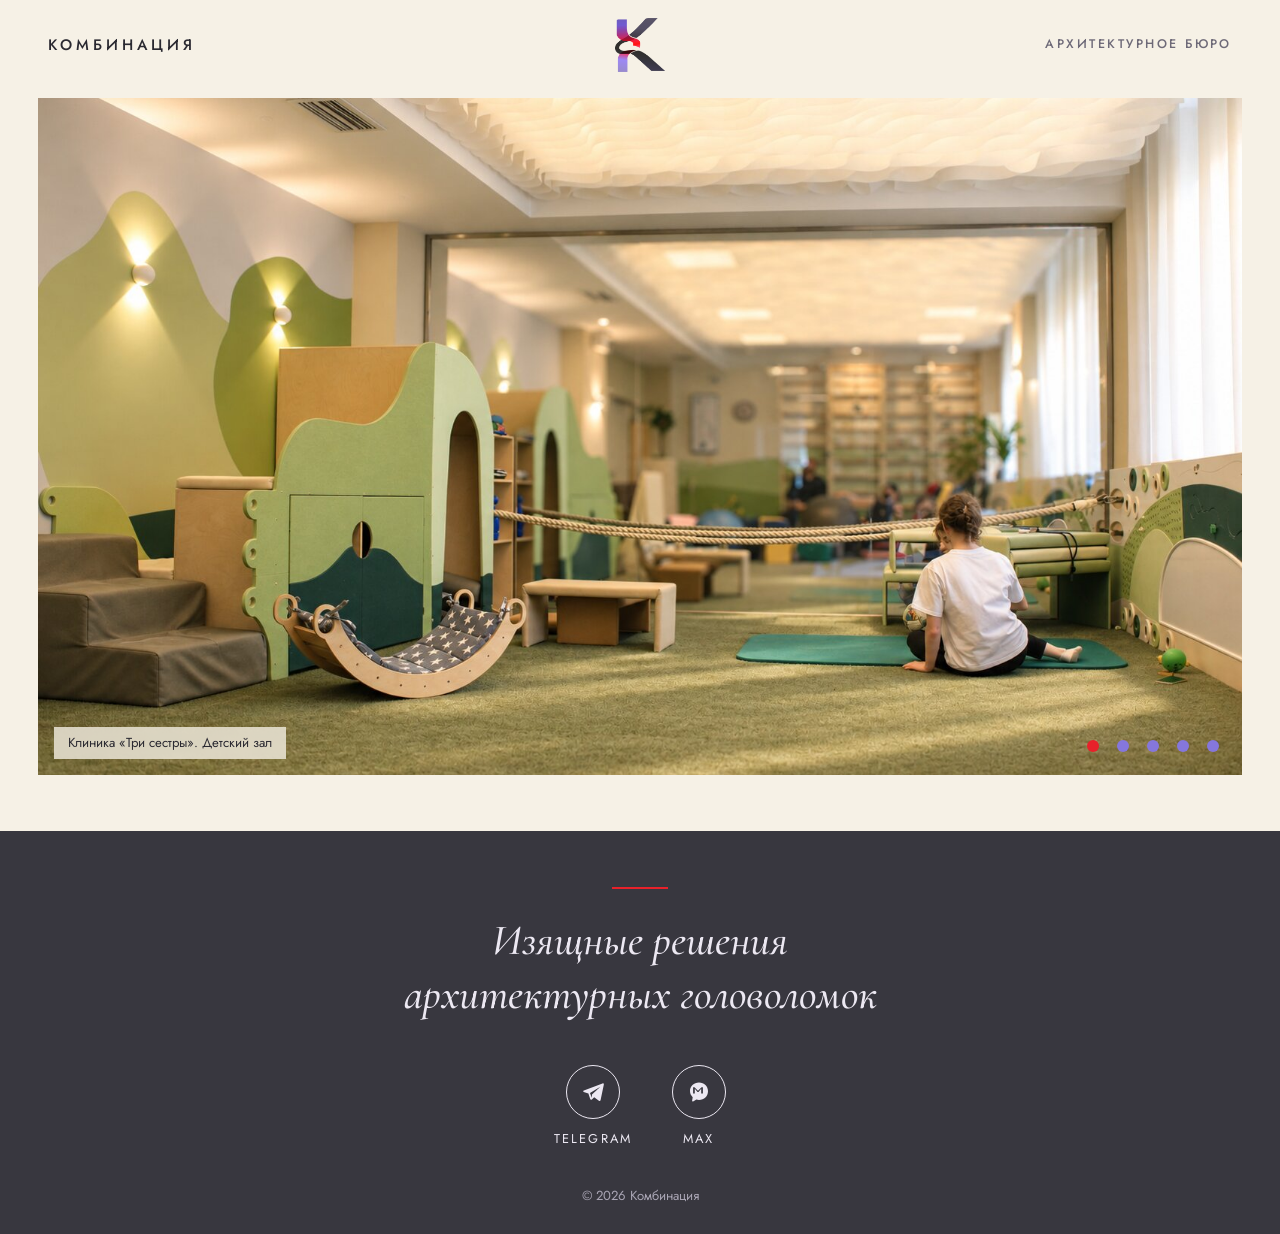
<file: index.html>
<!DOCTYPE html>
<html lang="ru"><head><meta charset="utf-8">
<meta name="viewport" content="width=device-width, initial-scale=1">
<title>Комбинация — архитектурное и дизайн-бюро</title>
<meta name="description" content="Комбинация — архитектурное и дизайн-бюро. Находим изящные решения ваших головоломок.">
<link rel="icon" href="favicon.ico" sizes="48x48">
<link rel="icon" href="icon-48.png" type="image/png" sizes="48x48">
<link rel="icon" href="icon-192.png" type="image/png" sizes="192x192">
<link rel="apple-touch-icon" href="apple-touch-icon.png">
<meta property="og:type" content="website">
<meta property="og:title" content="Комбинация — архитектурное и дизайн-бюро">
<meta property="og:description" content="Находим изящные решения ваших головоломок.">
<meta property="og:image" content="https://ВАШ-ДОМЕН/og-image.png">
<meta property="og:url" content="https://ВАШ-ДОМЕН/">
<meta name="twitter:card" content="summary_large_image">
<meta name="theme-color" content="#f6f1e6">
<link rel="preconnect" href="https://fonts.googleapis.com"><link rel="preconnect" href="https://fonts.gstatic.com" crossorigin>
<link href="https://fonts.googleapis.com/css2?family=Cormorant+Garamond:ital,wght@1,500&family=Jost:wght@400;500&display=swap&subset=cyrillic" rel="stylesheet">
<style>
:root{--bg:#f6f1e6;--ink:#2a2931;--mute:#6e6a78;--dark:#38373f;--red:#e8212a;--vio:#6f5fcf;--vio-mid:#8577dc}
*{box-sizing:border-box}
body{margin:0;min-height:100vh;display:flex;flex-direction:column;background:var(--bg);color:var(--ink);font:17px/1.6 "Jost","Helvetica Neue",Arial,sans-serif}
header{display:grid;grid-template-columns:1fr auto 1fr;align-items:center;gap:12px;padding:18px clamp(16px,4vw,48px)}
.name,.role{text-transform:uppercase;font-weight:500}
.name{letter-spacing:.26em;font-size:.95rem}
.role{letter-spacing:.2em;font-size:.78rem;color:var(--mute);text-align:right}
.br{display:none}.logo{display:block}.logo img{height:54px;width:auto;display:block}
main{flex:1;padding:8px 0 56px}
.slider{position:relative;width:min(94vw,1360px);margin:0 auto;aspect-ratio:16/9;background:#e9e2d2;overflow:hidden;cursor:pointer;-webkit-tap-highlight-color:transparent;user-select:none}
.slide{position:absolute;inset:0;margin:0;opacity:0;transition:opacity 1.2s ease}
.slide.on{opacity:1}
.slide img{width:100%;height:100%;object-fit:cover;display:block;-webkit-user-drag:none}
figcaption{position:absolute;left:16px;bottom:16px;max-width:calc(100% - 140px);background:rgba(246,241,230,.78);-webkit-backdrop-filter:blur(6px);backdrop-filter:blur(6px);padding:7px 14px;font-size:.82rem;line-height:1.35;color:var(--ink)}
.dots{position:absolute;right:16px;bottom:16px;display:flex;gap:4px}
.dots button{width:26px;height:26px;padding:0;border:0;background:none;cursor:pointer;display:flex;align-items:center;justify-content:center}
.dots button::before{content:"";width:12px;height:12px;border-radius:50%;background:var(--vio-mid)}
.dots button.on::before{background:var(--red)}
footer{background:var(--dark);color:#ece8f2;text-align:center;padding:56px 20px 28px}
.slogan{font-family:"Cormorant Garamond",Georgia,serif;font-style:italic;font-weight:500;font-size:clamp(1.7rem,3.8vw,2.7rem);line-height:1.25;max-width:30ch;margin:0 auto 44px}
.slogan::before{content:"";display:block;width:56px;height:2px;background:var(--red);margin:0 auto 24px}
.links{display:flex;justify-content:center;gap:40px;margin-bottom:36px}
.links a{color:#ece8f2;display:flex;flex-direction:column;align-items:center;gap:10px;text-decoration:none;font-size:.8rem;letter-spacing:.16em;text-transform:uppercase}
.links span.ic{width:54px;height:54px;border:1.5px solid #ece8f2;border-radius:50%;display:flex;align-items:center;justify-content:center;transition:.25s}
.links a:hover .ic,.links a:focus-visible .ic{background:var(--red);border-color:var(--red)}
.links svg{width:24px;height:24px;fill:#ece8f2}
a:focus-visible,button:focus-visible,.slider:focus-visible{outline:2px solid var(--vio);outline-offset:3px}
.copy{font-size:.82rem;color:#a9a5b4}
@media(max-width:640px){.br{display:inline}header{gap:6px;padding:14px 14px}.name{letter-spacing:.14em;font-size:.68rem}.role{letter-spacing:.08em;font-size:.62rem;line-height:1.3}.logo img{height:44px}.slider{aspect-ratio:4/3;width:100%}figcaption{max-width:calc(100% - 150px);font-size:.75rem;left:10px;bottom:10px;padding:6px 10px}.dots{right:6px;bottom:6px;gap:0}.dots button{width:22px;height:22px}.dots button::before{width:10px;height:10px}}
@media(prefers-reduced-motion:reduce){.slide{transition:none}}
</style></head><body>
<header><div class="name">Комбинация</div><a class="logo" href="./" aria-label="Комбинация"><img src="logo.png" alt=""></a><div class="role">Архитектурное<br class="br"> бюро</div></header>
<main>
<div class="slider" role="region" aria-label="Фотографии проектов"><figure class="slide"><img src="images/1.jpg" alt="Клиника «Три сестры». Детский зал" onerror="this.remove()"><figcaption>Клиника «Три сестры». Детский зал</figcaption></figure><figure class="slide"><img src="images/2.jpg" alt="Клиника «Три сестры». Концепция вестибюля" onerror="this.remove()"><figcaption>Клиника «Три сестры». Концепция вестибюля</figcaption></figure><figure class="slide"><img src="images/3.jpg" alt="Клиника «Семейная». Вестибюль" onerror="this.remove()"><figcaption>Клиника «Семейная». Вестибюль</figcaption></figure><figure class="slide"><img src="images/4.jpg" alt="Клиника «Семейная»" onerror="this.remove()"><figcaption>Клиника «Семейная»</figcaption></figure><figure class="slide"><img src="images/5.jpg" alt="Клиника «Семейная»" onerror="this.remove()"><figcaption>Клиника «Семейная»</figcaption></figure><div class="dots"></div></div>
</main>
<footer>
<p class="slogan">Изящные решения архитектурных головоломок</p>
<div class="links">
<a href="https://t.me/Nmatarch" target="_blank" rel="noopener" aria-label="Написать в Telegram"><span class="ic"><svg viewBox="0 0 24 24"><path d="M21.5 3.4 2.9 10.6c-.9.4-.9 1.1-.2 1.3l4.7 1.5 1.8 5.6c.2.6.4.8.8.8.4 0 .6-.2.9-.4l2.3-2.2 4.7 3.5c.9.5 1.5.2 1.7-.8L22.8 4.8c.3-1.2-.5-1.7-1.3-1.4zM9 13.1l9.1-5.7c.4-.3.8-.1.5.2l-7.6 6.900-.3 3.300z"/></svg></span>Telegram</a>
<a href="https://max.ru/u/f9LHodD0cOIzpN-cpc4jOpqXBx1iyMaWAAC7V1ezHPbYQ7lyZukBph-pYlY" target="_blank" rel="noopener" aria-label="Написать в Max"><span class="ic"><svg viewBox="0 0 24 24"><path fill-rule="evenodd" d="M12 2.5c-5.200 0-9 3.700-9 8.6 0 2.5 1 4.6 2.700 6.100l-.6 3.6c-.1.600.5 1 1 .7l3.300-1.9c.8.200 1.700.3 2.600.3 5.200 0 9-3.700 9-8.6S17.200 2.5 12 2.5zm-4.200 11V8.800l2.700 3.100h1l2.700-3.100v4.700h1.700V7.200h-1.400L11 10.800 7.500 7.200H6.100v6.300z"/></svg></span>Max</a>
</div>
<div class="copy">© 2026 Комбинация</div>
</footer>
<script>
(function(){var s=document.querySelector('.slider'),sl=s.querySelectorAll('.slide'),dots=s.querySelector('.dots'),i=0,t,x0=null,moved=false;
var reduce=matchMedia('(prefers-reduced-motion: reduce)').matches;
s.tabIndex=0;s.setAttribute('aria-label','Фотографии проектов. Нажмите, чтобы перейти к следующей');
sl.forEach(function(_,n){var b=document.createElement('button');b.setAttribute('aria-label','Слайд '+(n+1));b.onclick=function(e){e.stopPropagation();go(n)};dots.appendChild(b)});
function go(n){i=(n+sl.length)%sl.length;sl.forEach(function(e,k){e.classList.toggle('on',k===i)});dots.querySelectorAll('button').forEach(function(b,k){b.classList.toggle('on',k===i)});run()}
function run(){clearInterval(t);if(!reduce)t=setInterval(function(){go(i+1)},5500)}
s.addEventListener('click',function(){if(!moved)go(i+1);moved=false});
s.addEventListener('keydown',function(e){if(e.key==='ArrowRight')go(i+1);if(e.key==='ArrowLeft')go(i-1)});
s.addEventListener('touchstart',function(e){x0=e.touches[0].clientX;moved=false},{passive:true});
s.addEventListener('touchend',function(e){if(x0===null)return;var d=e.changedTouches[0].clientX-x0;if(Math.abs(d)>40){moved=true;go(i+(d<0?1:-1))}x0=null});
go(0)})();
</script>
</body></html>
</file>
